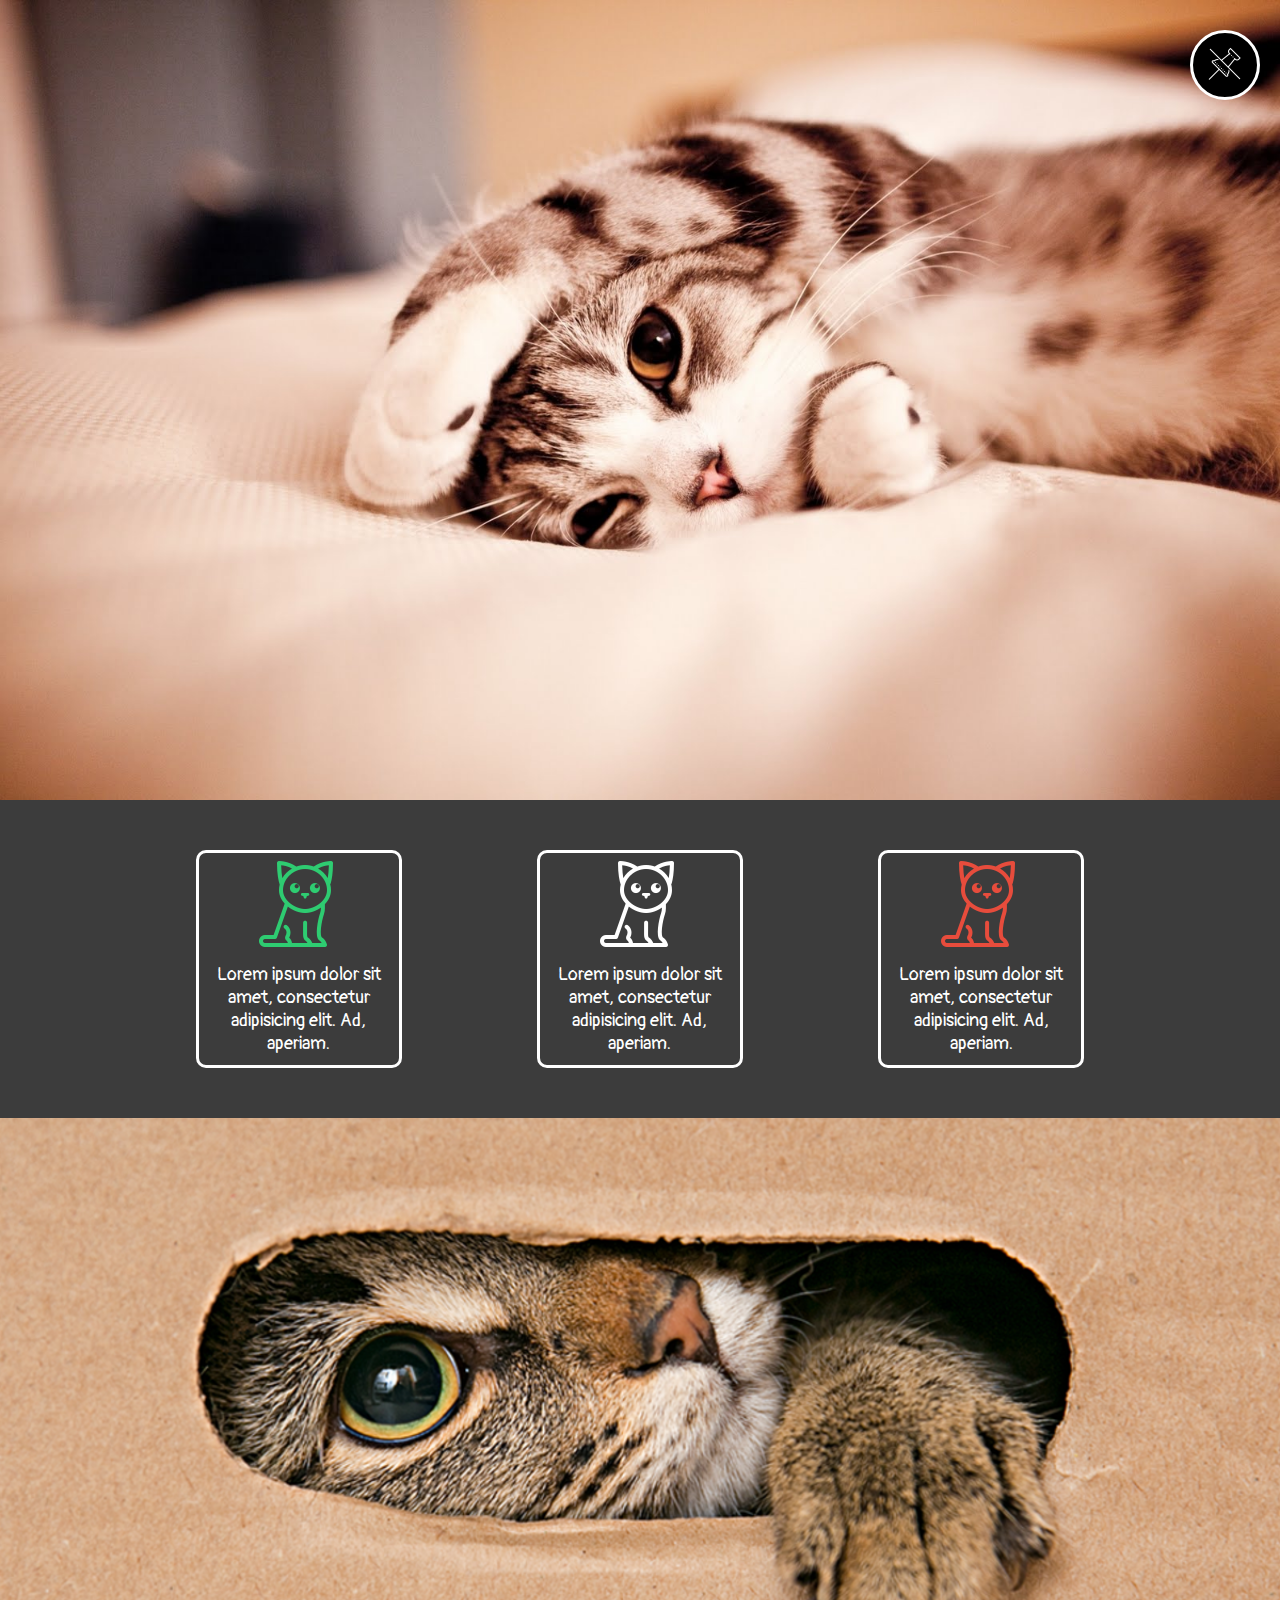
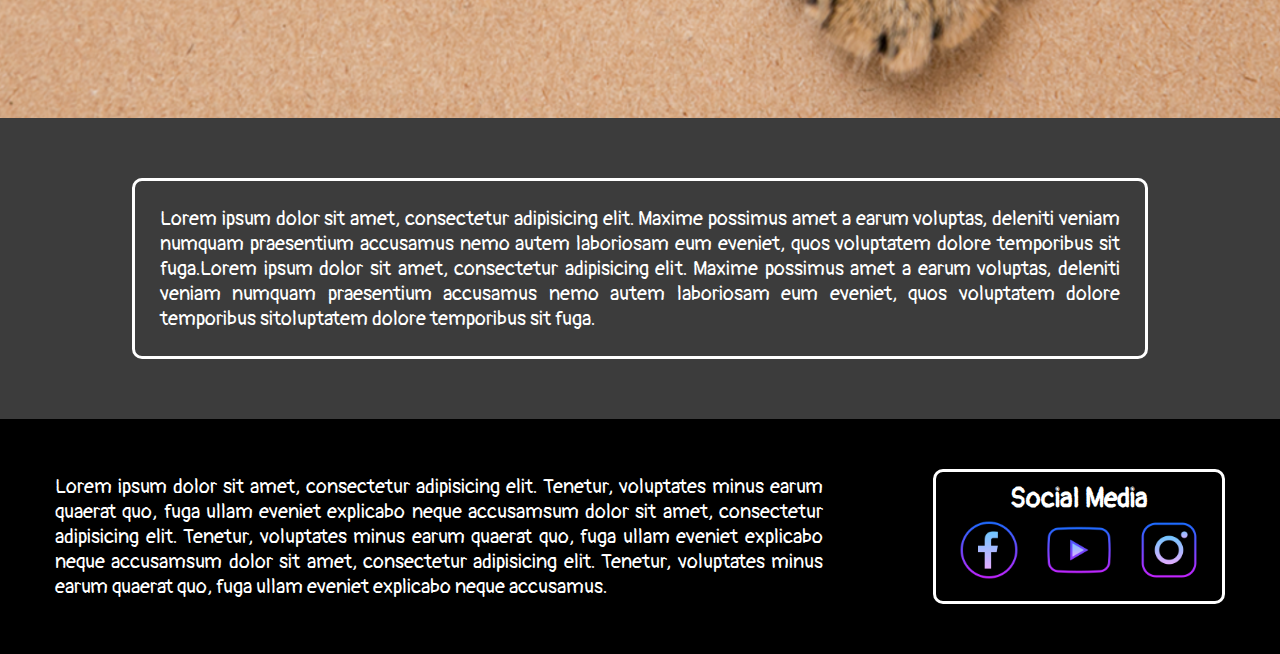
<file: index.html>
<!DOCTYPE html>
<html lang="en">
<head>
    <meta charset="UTF-8">
    <title>Gpptos.com</title>
    <link rel="stylesheet" href="./CSS/gatitos.css">
    
</head>
<body>
    <header>
       <button id="button-1" class="button-1"><img src="ICONS//menu-toggle.png" alt="toggle"></button>
       
        <nav id="menu">
            <ul class="menuList">
                <li> <a href="#">Gatos.com</a></li>
                <li> <img src="ICONS/home.png" alt="home"><a href="#">Principal</a></li>
                <li> <img src="ICONS/Contact.png" alt="contacto"><a href="#">Nosotros</a></li>
                <li> <img src="ICONS/Servicios.png" alt="sevicios"><a href="#">Servicios</a></li>
                <li> <img src="ICONS/galery.png" alt="galeria"><a href="#">Galeria</a></li>
               <li> <img src="ICONS/call-us.png" alt="Llama"><a href="#">Llama</a></li>
            </ul>
        </nav>
    </header>
    
    
    <section id="section-1" class="section-1">
       <article class="article-1">
            <div class="div-1">
                <img src="ICONS/cat-2.png" alt="cat-2">
                <p>Lorem ipsum dolor sit amet, consectetur adipisicing elit. Ad, aperiam.</p>
            </div>
            <div class="div-2">
                <img src="ICONS/cat-1.png" alt="cat-1">
                <p>Lorem ipsum dolor sit amet, consectetur adipisicing elit. Ad, aperiam.</p>
            </div>
            <div class="div-3">
                <img src="ICONS/cat-3.png" alt="cat-3">
                <p>Lorem ipsum dolor sit amet, consectetur adipisicing elit. Ad, aperiam.</p>
            </div>
       </article>
    </section>
    
    
    <section class="section-2">
           
    </section>
    
    
    <section class="section-3">
        <article class="article-3">
            Lorem ipsum dolor sit amet, consectetur adipisicing elit. Maxime possimus amet a earum voluptas, deleniti veniam numquam praesentium accusamus nemo autem laboriosam eum eveniet, quos voluptatem dolore temporibus sit fuga.Lorem ipsum dolor sit amet, consectetur adipisicing elit. Maxime possimus amet a earum voluptas, deleniti veniam numquam praesentium accusamus nemo autem laboriosam eum eveniet, quos voluptatem dolore temporibus sitoluptatem dolore temporibus sit fuga.
        </article>
    </section>
    
    <footer>
        <div class="info-footer">Lorem ipsum dolor sit amet, consectetur adipisicing elit. Tenetur, voluptates minus earum quaerat quo, fuga ullam eveniet explicabo neque accusamsum dolor sit amet, consectetur adipisicing elit. Tenetur, voluptates minus earum quaerat quo, fuga ullam eveniet explicabo neque accusamsum dolor sit amet, consectetur adipisicing elit. Tenetur, voluptates minus earum quaerat quo, fuga ullam eveniet explicabo neque accusamus.</div>
        <div class="social-media">
           <h2>Social Media</h2>
            <a href="#"><img src="ICONS/fb-3.png" alt="fb"></a>
            <a href="#"><img src="ICONS/yt-1.png" alt="yt"></a>
            <a href="#"><img src="ICONS/inst-1.png" alt="inst"></a>
        </div>
    </footer>
 
    <script src="JS/gatitos.js"></script>
	
</body>
</html>
</file>
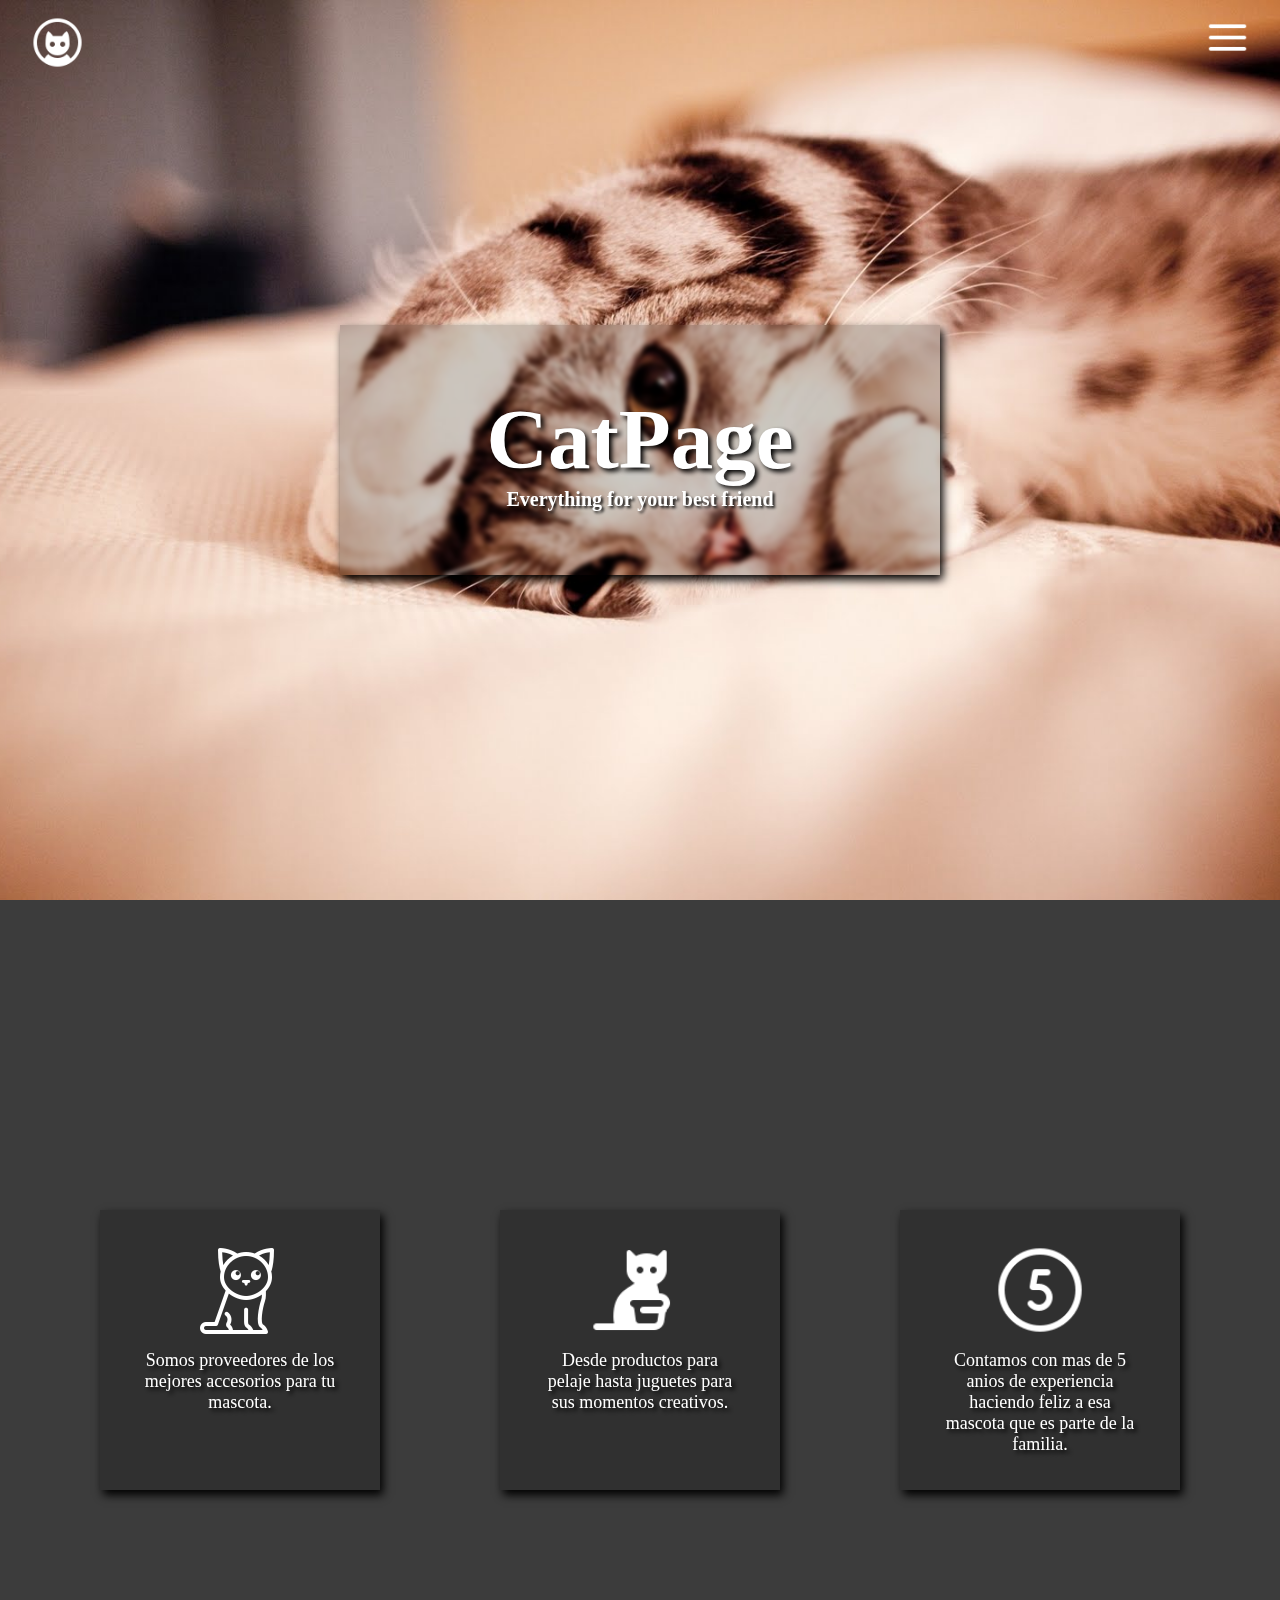
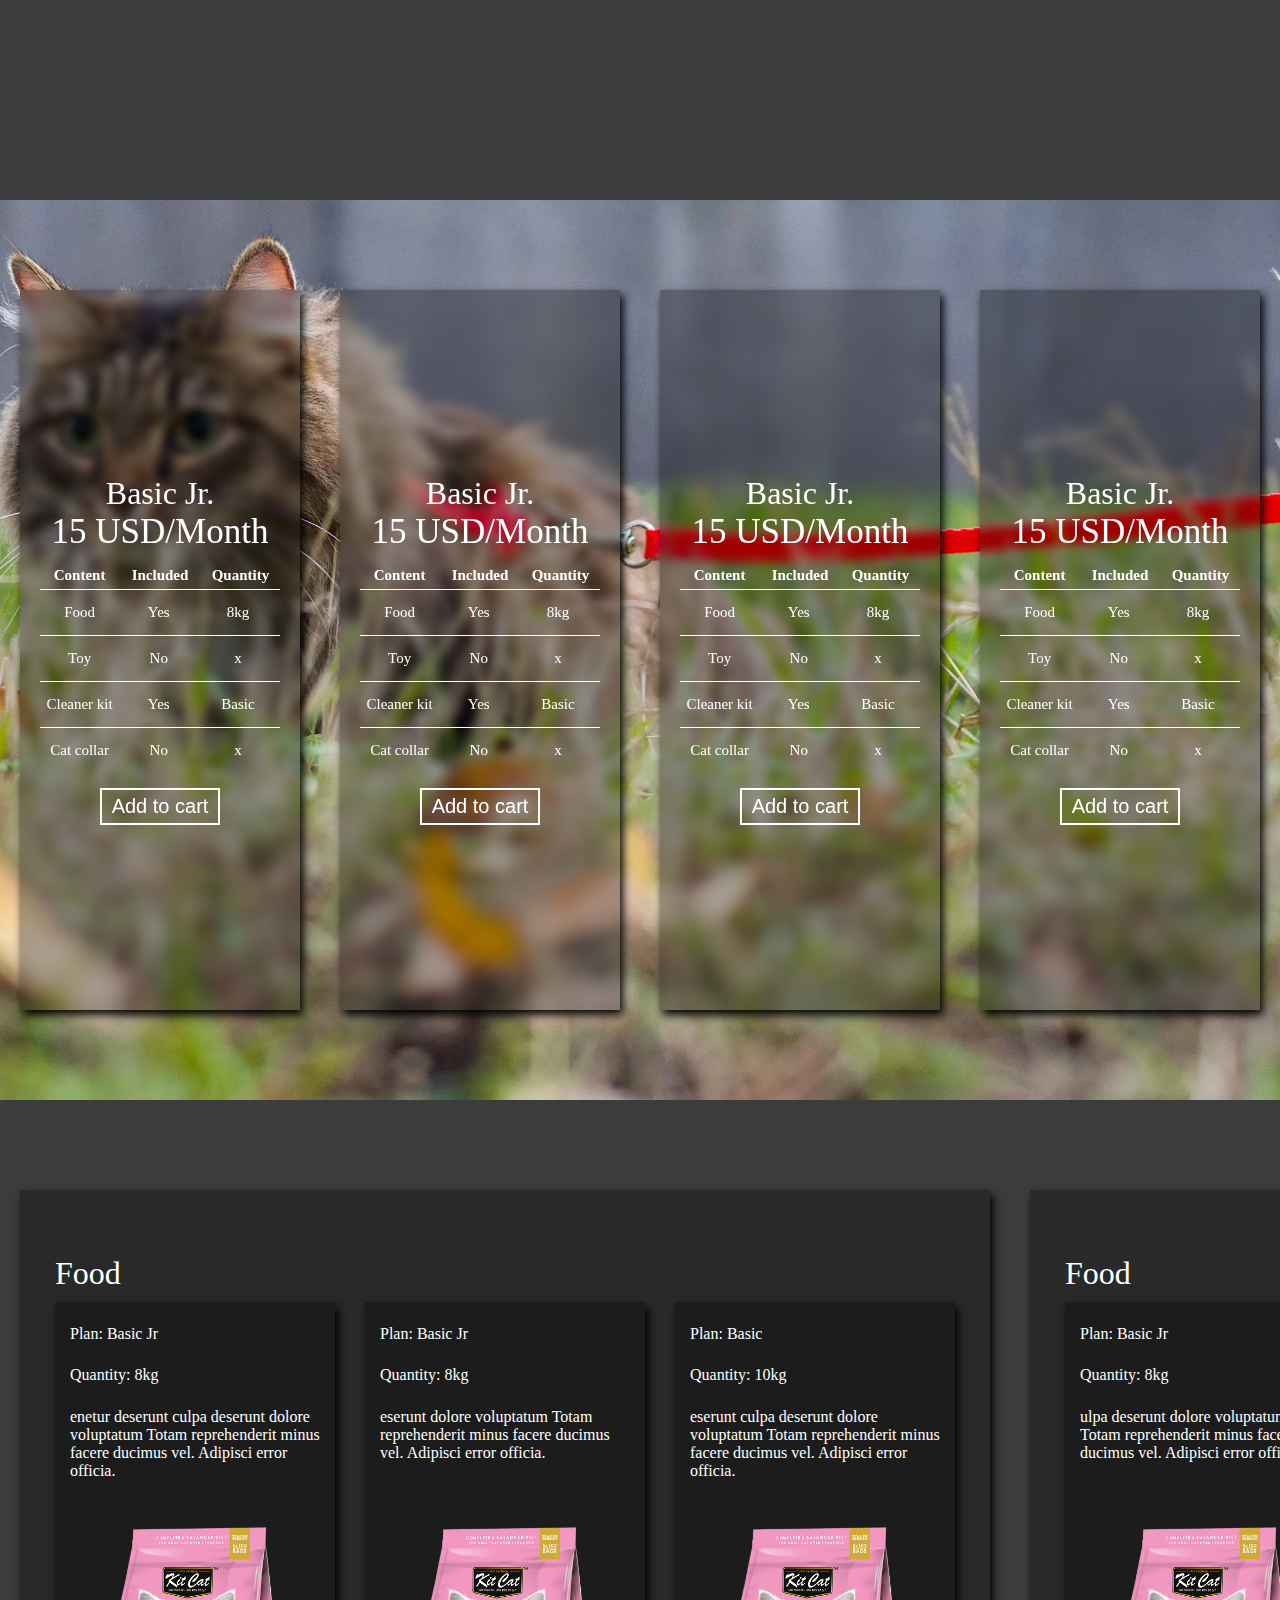
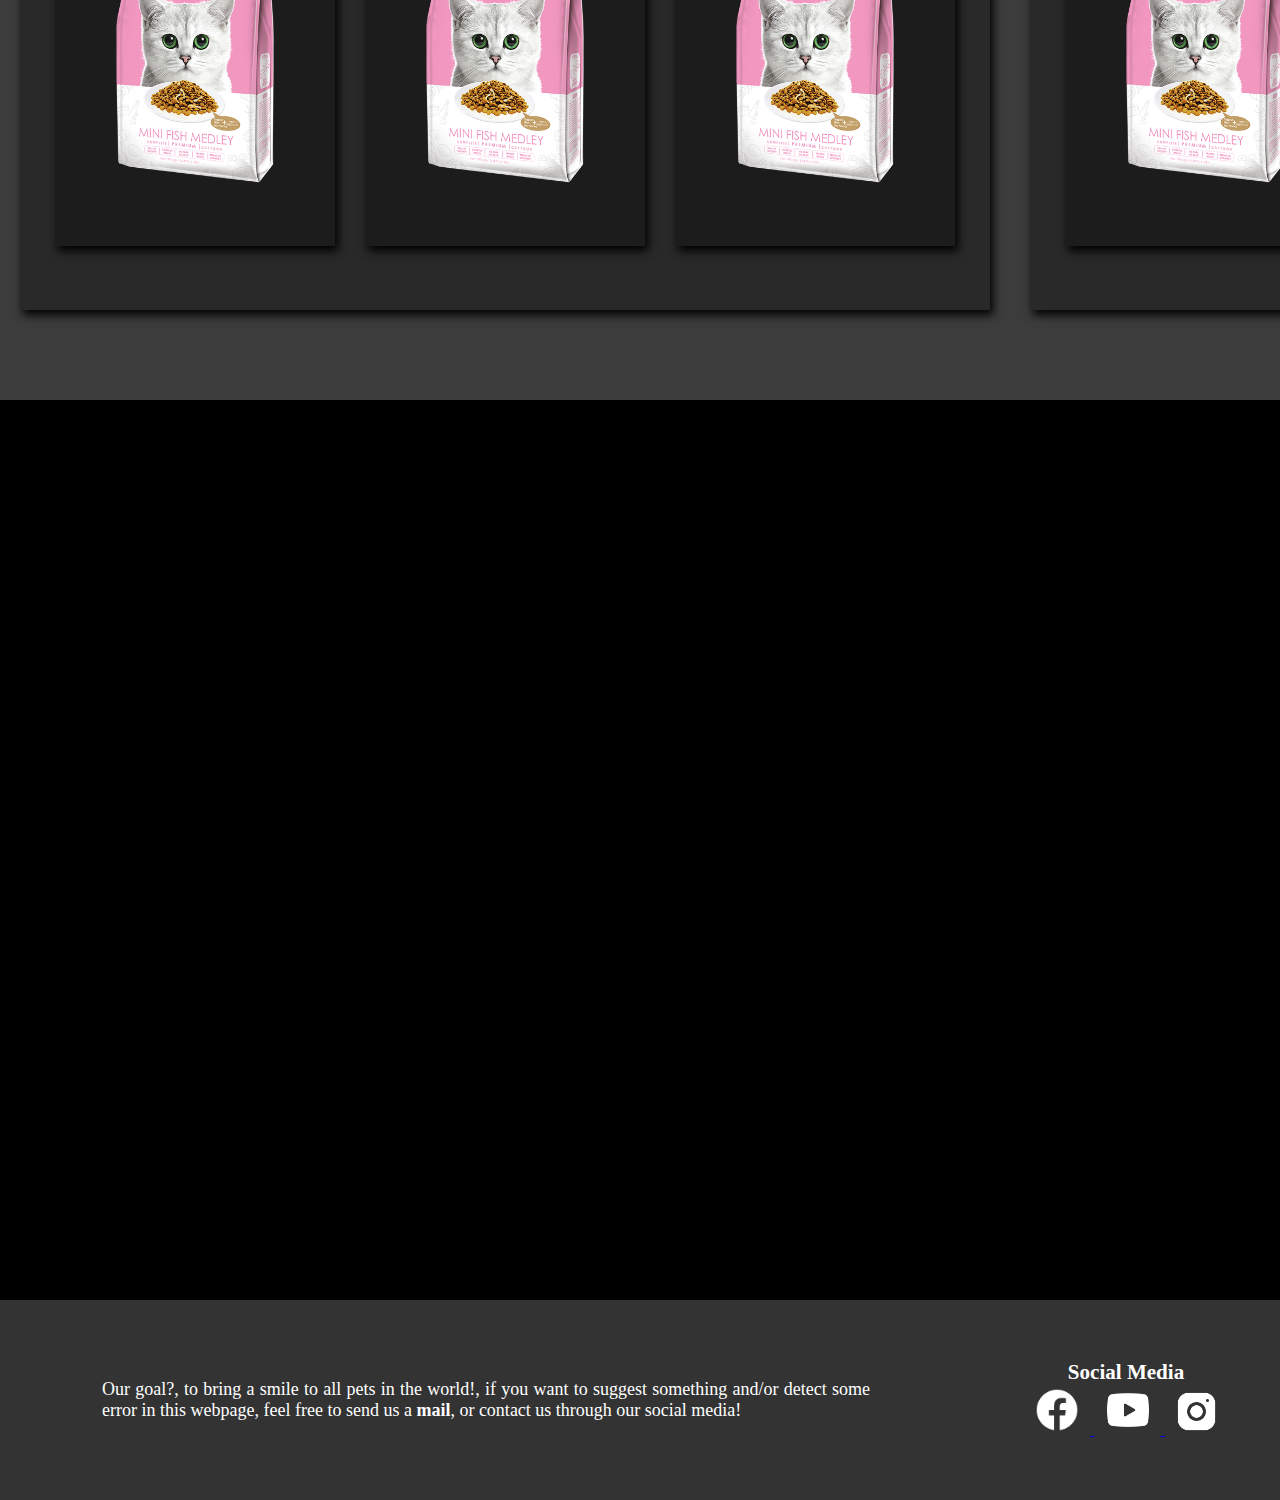
<file: src/views/index.html>
<!DOCTYPE html>
<html lang="en">
<head>
    <meta charset="UTF-8">
    <meta name="viewport" content="width=device-width, initial-scale=1.0">
    <title>CatsPage</title>
    <link rel="stylesheet" href="./css/index.css">
    <link rel="stylesheet" href="https://cowboycode.sfo3.digitaloceanspaces.com/vaqGrid/vaqGrid.min.css"></link>
</head>
<body>

    <header>
        <a class="favicon" href="#">
            <img src="./icons/favicon.png" alt="favicon">
        </a>

       <button id="btnToggleNav" class="btnToggleNav">
           <img id="btnToggleNavImg" src="./icons/menu-icon-white.png" alt="toggle">
       </button>
       
        <nav id="menu">
            <ul class="menuList">
                <li>
                    <a href="#" class="nonSelect">
                    </a>
                </li>
                <li>
                    <a href="#">
                        <span id="navHome">Home</span>
                    </a>
                </li>
                <li>
                    <a href="#aboutSection">
                        <span id="navAbout">About</span>
                    </a>
                </li>
                <li>
                    <a href="#servicesSection">
                        <span id="navServices">Services</span>
                    </a>
                </li>
                <li>
                    <a href="#productsSection">
                        <span id="navProducts">Products</span>
                    </a>
                </li>
               <li>
                    <a href="#clientsSection">
                        <span id="navClients">Clients</span>
                    </a>
               </li>
               <li>
                    <a href="#" class="nonSelect">
                    </a>
               </li>
               <li>
                    <a href="#" class="nonSelect">
                    </a>
               </li>
               <li>
                    <a href="#" class="nonSelect">
                    </a>
               </li>
               <li>
                    <a href="#" class="nonSelect">
                    </a>
               </li>
            </ul>
        </nav>

       <div class="mainTitleContainer">
           <h1>CatPage</h1>
           <h2>Everything for your best friend</h2>
       </div>
    </header>

    <section id="aboutSection" class="aboutSection">
       <div class="aboutContainer">
            <div class="div-1">
                <img src="./icons/cat-1.png" alt="cat-2">
                <p>Somos proveedores de los mejores accesorios para tu mascota. </p>
            </div>
            <div class="div-2">
                <img src="./icons/play-cat-icon.png" alt="cat-1">
                <p>Desde productos para pelaje hasta juguetes para sus momentos creativos.</p>
            </div>
            <div class="div-3">
                <img src="./icons/plus-five-icon.png" alt="cat-3">
                <p>Contamos con mas de 5 anios de experiencia haciendo feliz a esa mascota que es parte de la familia.</p>
            </div>
       </div>
    </section>
    
    <section id="servicesSection" class="servicesSection">
        <div id="servicesContainer" class="servicesContainer">
            <!--auto-generated-->
        </div>
    </section>
    
    <section id="productsSection" class="productsSection">
        <div id="productsContainer" class="productsContainer">
            <!--auto-generated-->
        </div>
    </section>

    <section id="clientsSection" class="clientsSection">
        <section id="galeryTarget" class="clientsSection">
            <!--To append the galery we need to define the container id as galeryTarget-->
            <!--auto-generated-->
        </section>
    </section>

    
    <footer>
        <div class="info-footer">
            Our goal?, to bring a smile to all pets in the world!, if you want to suggest something and/or detect some error in this webpage, feel free to send us a <b>mail</b>, or contact us through our social media!
        </div>
        <div class="social-media">
           <h3>Social Media</h3>
            <a href="#">
                <img src="./icons/fb-5.png" alt="fb">
            </a>
            <a href="#">
                <img src="./icons/yt-5.png" alt="yt">
            </a>
            <a href="#">
                <img src="./icons/instagram-icon.png" alt="inst">
            </a>
        </div>
    </footer>
 
    <script src="./js/nav.js"></script>
    <script src="./js/scrollDown.js"></script>
    <script src="./js/data.js"></script>
    <script src="./js/template.js"></script>

    <script src="./js/vaqGridConfig.js"></script>
    <script src="https://cowboycode.sfo3.digitaloceanspaces.com/vaqGrid/vaqGrid.min.js"></script>
    
</body>
</html>
</file>
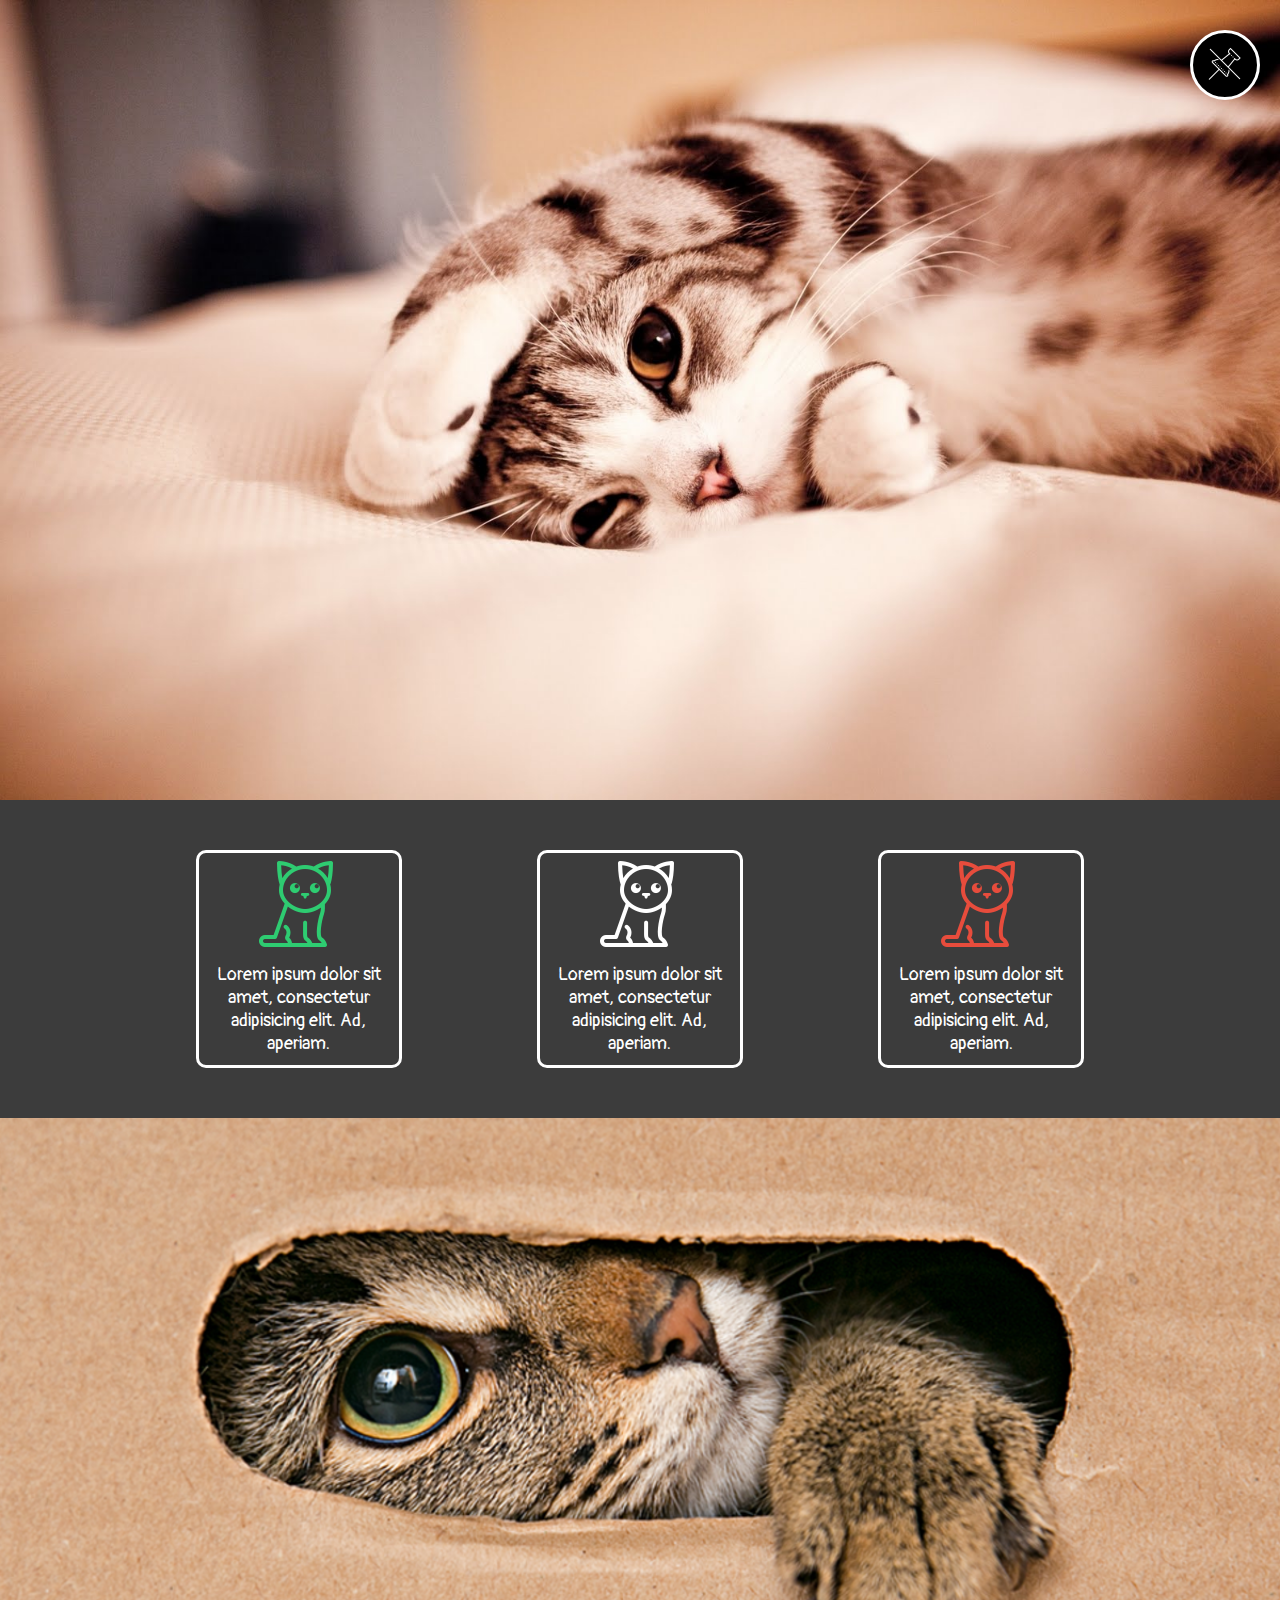
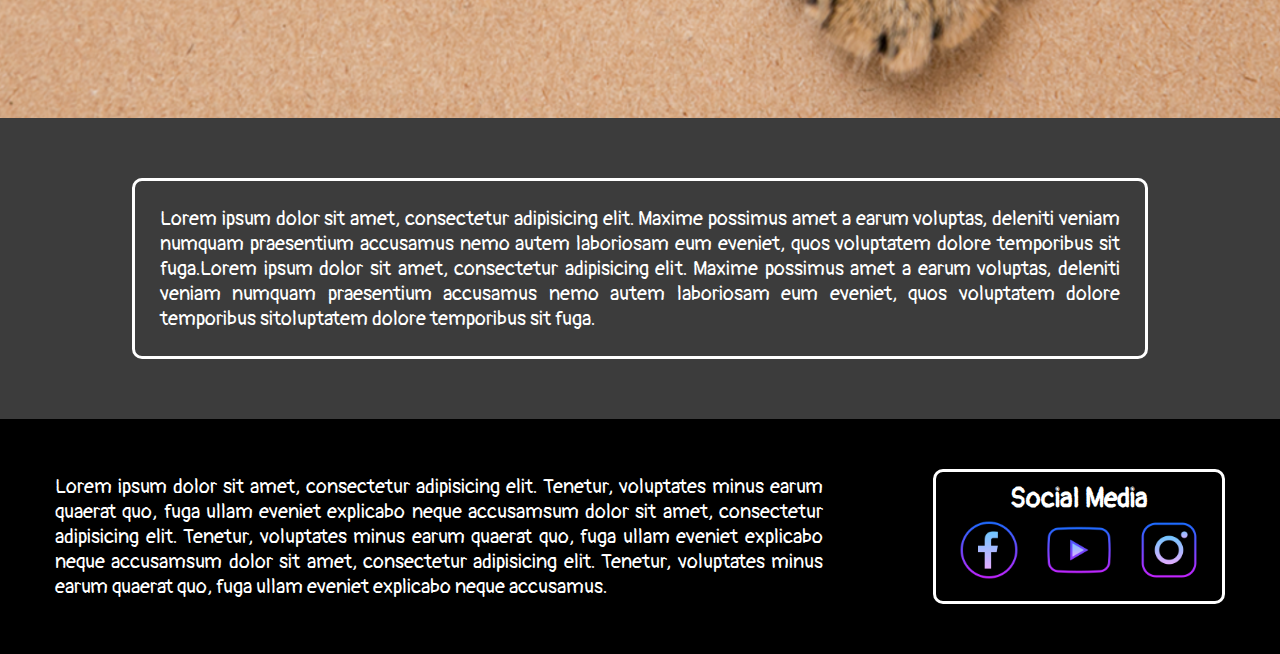
<file: gatitos.html>
<!DOCTYPE html>
<html lang="en">
<head>
    <meta charset="UTF-8">
    <title>Gatos.com</title>
    <link rel="stylesheet" href="CSS/gatitos.css">
    
</head>
<body>
    <header>
       <button id="button-1" class="button-1"><img src="ICONS//menu-toggle.png" alt="toggle"></button>
       
        <nav id="menu">
            <ul class="menuList">
                <li> <a href="#">Gatos.com</a></li>
                <li> <img src="ICONS/home.png" alt="home"><a href="#">Principal</a></li>
                <li> <img src="ICONS/Contact.png" alt="contacto"><a href="#">Nosotros</a></li>
                <li> <img src="ICONS/Servicios.png" alt="sevicios"><a href="#">Servicios</a></li>
                <li> <img src="ICONS/galery.png" alt="galeria"><a href="#">Galeria</a></li>
               <li> <img src="ICONS/call-us.png" alt="Llama"><a href="#">Llama</a></li>
            </ul>
        </nav>
    </header>
    
    
    <section id="section-1" class="section-1">
       <article class="article-1">
            <div class="div-1">
                <img src="ICONS/cat-2.png" alt="cat-2">
                <p>Lorem ipsum dolor sit amet, consectetur adipisicing elit. Ad, aperiam.</p>
            </div>
            <div class="div-2">
                <img src="ICONS/cat-1.png" alt="cat-1">
                <p>Lorem ipsum dolor sit amet, consectetur adipisicing elit. Ad, aperiam.</p>
            </div>
            <div class="div-3">
                <img src="ICONS/cat-3.png" alt="cat-3">
                <p>Lorem ipsum dolor sit amet, consectetur adipisicing elit. Ad, aperiam.</p>
            </div>
       </article>
    </section>
    
    
    <section class="section-2">
           
    </section>
    
    
    <section class="section-3">
        <article class="article-3">
            Lorem ipsum dolor sit amet, consectetur adipisicing elit. Maxime possimus amet a earum voluptas, deleniti veniam numquam praesentium accusamus nemo autem laboriosam eum eveniet, quos voluptatem dolore temporibus sit fuga.Lorem ipsum dolor sit amet, consectetur adipisicing elit. Maxime possimus amet a earum voluptas, deleniti veniam numquam praesentium accusamus nemo autem laboriosam eum eveniet, quos voluptatem dolore temporibus sitoluptatem dolore temporibus sit fuga.
        </article>
    </section>
    
    <footer>
        <div class="info-footer">Lorem ipsum dolor sit amet, consectetur adipisicing elit. Tenetur, voluptates minus earum quaerat quo, fuga ullam eveniet explicabo neque accusamsum dolor sit amet, consectetur adipisicing elit. Tenetur, voluptates minus earum quaerat quo, fuga ullam eveniet explicabo neque accusamsum dolor sit amet, consectetur adipisicing elit. Tenetur, voluptates minus earum quaerat quo, fuga ullam eveniet explicabo neque accusamus.</div>
        <div class="social-media">
           <h2>Social Media</h2>
            <a href="#"><img src="ICONS/fb-3.png" alt="fb"></a>
            <a href="#"><img src="ICONS/yt-1.png" alt="yt"></a>
            <a href="#"><img src="ICONS/inst-1.png" alt="inst"></a>
        </div>
    </footer>
    
    <script src="JS/gatitos.js"></script>
</body>
</html>
</file>
<file: CSS/gatitos.css>
@import url('https://fonts.googleapis.com/css2?family=Pangolin&display=swap');/*font-family: 'Pangolin', cursive;*/
*{
    margin:0;
    padding:0;
}
header{
    height: 800px;
    width: 100%;
    background-image: url('../IMAGES/header-bg.jpg');
    background-size:cover;
    background-position: center;
    
}
nav{
    padding-left:100px;
    background:#000;
    clip-path: polygon(0 0, 0 100%, 23% 0);    
    height: 600px;
    width: 1500px;
    margin-left:-390px;
    transition: .5s cubic-bezier(0.68, -0.55, 0.265, 1.55);
    position: fixed;
    
}

.button-1{
    position: fixed;
    height: 70px;
    width: 70px;
    border-radius: 50%;
    background: #000;
    border:3px solid #fff;
    right:20px;
    top:30px;
    transition: transform .4s;
}

.button-1:active{
    transform:scale(.8);
}

.button-1:focus{
    outline: none;
}


.button-1 img{
    height: 40px;
    width: 40px;
}
.menuList{
    padding-top:20px;
    margin-left:-60px;
    height: 400px;
    width: 100px;
    display: flex;
    flex-direction:column;
    justify-content: space-between;
        
}
.menuList li{
   
   height: 55px;
    width: 100%;
    display: flex;
    flex-direction: column;
    text-align: center;
    transition: color .4s, transform .4s;
}

.menuList li:hover{
    color:springgreen;
    transform:scale(1.2);
}

.menuList li img{
    height: 25px;
    width: 25px;
    margin-left:35%;
}

.menuList li a{
    text-decoration: none;
    font-size:18px;
    font-family: 'Pangolin', cursive;
    color:#fff;
    transition: color .4s;
}

.menuList li a:hover{
    color:springgreen;
   
}

.menuList li a:nth-child(1){
   font-size:35px;
    margin-left:10px;
}
.section-1{
    width: 100%;
    height: auto;
    background: #3c3c3c;
    display: flex;
    justify-content: center;
    align-items: center;
    
}
.article-1{
    height: auto;
    width: 80%;
   
    display: flex;
    justify-content: space-around;
    flex-wrap: wrap;
}

.article-1 div{
  
    width: 200px;
    height: auto;
    margin:50px;
    display: flex;
    flex-direction: column;
    justify-content: center;
    align-items: center;
    border-radius:10px;
    border:3px solid #fff;
}

.article-1 div img{
    height: 100px;
    width: 100px;
}
.article-1 div p{
    text-align:center;
    font-size:18px;
    padding:10px;
    color:#fff;
    font-family: 'Pangolin', cursive;
}

.section-2{
    height: 600px;
    width: 100%;
    background-image: url('../IMAGES/section-2-bg.png');
    background-position: center;
    background-size: cover;
}

.section-3{
     background: #3c3c3c;
    display: flex;
    justify-content: center;
    align-items: center;
    height: auto;
    width: 100%;
    
}

.article-3{
    width:75%;
    height: auto;
    color: #fff;
    margin:60px 0px 60px 0px;
    font-size: 20px;
    font-family: 'Pangolin', cursive;
    text-align: justify;
    padding:25px;
    border-radius:10px;
    border:3px solid #fff;
    
}

footer{
    height: auto;
    width: 100%;
    background: #000;
    color: #fff;
    font-family: 'Pangolin', cursive;
    display: flex;
    
    flex-wrap:wrap;
    justify-content: space-around;
    align-items: center;
}

.info-footer{
    
    width: 60%;
    height: auto;
    margin:50px 0px 50px 0px;
    font-size:20px;
    text-align: justify;
}

.social-media{
 
    width: auto;
    height: auto;
    margin:50px 0px 50px 0px;
    font-size:18px;
   
    border-radius:10px;
    border:3px solid #fff;
    padding:10px;
}

.social-media h2{
    
    text-align: center;
    
}

.social-media img{
    height: 70px;
    width: 70px;
    margin:0px 8px 0px 8px;
}
</file>
<file: src/views/css/index.css>
/*global*/
*{
    margin:0;
    padding:0;
    scroll-behavior:smooth;/*for scrolls in navigation*/
}

.btnAdd{
    width:auto;
    height:auto;
    padding:5px 10px;
    background:none;
    border:none;
    outline:none;
    color:#fff;
    font-size:20px;
    border:2px solid #fff;
    transition:all 0.3s;
}.btnAdd:hover{
    cursor:pointer;
    color:#3c3c3c;
    box-shadow: inset 6.5em 0 0 0 #fff;
}


/*header*/
header{
    height: 100vh;
    width: 100%;
    background-image: url('../images/header-bg.jpg');
    background-size:cover;
    background-position: top;
    display:flex;
    align-items:center;
    justify-content:center;
}
.favicon{
    position: absolute;
    height: 55px;
    width: 55px;
    left:30px;
    top:15px;
    z-index:1;
}.favicon img{
    height:100%;
    width:100%;
}

nav{
    position: fixed;
    right:0;
    top:0px;
    background:#000;
    clip-path: polygon(0 0, 100% 0, 100% 100%, 100% 100%);
    height: 100vh;
    width: 500px;
    margin-right:-500px;
    transition:all .5s;
    z-index:2;
}
@media only screen and (max-width:500px){
    nav{
        width: 100%;
    }
}

/*nav button*/
.btnToggleNav{
    position: fixed;
    height: auto;
    width: auto;
    right:30px;
    top:15px;
    transition: transform .4s;
    z-index:3;
    background:none;
    border:none;
}

.btnToggleNav:active{
    transform:scale(.8);
}

.btnToggleNav:hover{
    cursor:pointer;
}

.btnToggleNav:focus{
    outline: none;
}


.btnToggleNav img{
    height: 45px;
    width: 45px;
}

/*menuList*/
.menuList{
    height: 100vh;
    width: 100%;
    display: flex;
    flex-direction:column;
    position:absolute;
}

.menuList li{
    height: 10%;
    width: 100%;
}

.menuList li:nth-child(1) a,
.menuList li:nth-child(7) a,
.menuList li:nth-child(8) a,
.menuList li:nth-child(9) a,
.menuList li:nth-child(10) a{
    user-select:none;
}

.menuList li:nth-child(1) a:hover,
.menuList li:nth-child(7) a:hover,
.menuList li:nth-child(8) a:hover,
.menuList li:nth-child(9) a:hover,
.menuList li:nth-child(10) a:hover{
    cursor:initial;
}

.menuList li a{
    font-family: "ubuntu";
    text-decoration:none;
    width:100%;
    box-sizing:border-box;
    height:100%;
    display: flex;
    align-items:flex-end;
    justify-content:flex-end;
    color:gray;
    transition:all 0.7s;
}

.menuList li a span{
    display:inline-block;
    width:100px;
    text-align:start;
    font-size:22px;
}

.menuList li a:hover{
    color:#fff;
}

/*mainTitleContainer*/
.mainTitleContainer{
    height:250px;
    width:80%;
    max-width:600px;
    min-width:250px;
    background:rgba(0,0,0,0.2);
    box-shadow: 3px 5px 9px black;/*Y 5px X 10px Z 5px black*/
    backdrop-filter:blur(2px);
    display:flex;
    flex-direction:column;
    justify-content:center;
    align-items:center;
    padding:0px 25px;
    box-sizing:border-box;
}.mainTitleContainer h1{
    font-size:85px;
    color:#fff;
    font-family:"ubuntu";
    text-shadow: 3px 3px 5px black;/*Y 5px X 10px Z 5px black*/
}.mainTitleContainer h2{
    font-size:20px;
    color:#fff;
    font-family:"ubuntu";
    text-shadow: 2px 2px 3px black;/*Y 5px X 10px Z 5px black*/
    text-align:center;
}

@media only screen and (max-width:500px){
    /*mainTitleContainer*/
    .mainTitleContainer h1{
        font-size:55px;
        color:#fff;
        font-family:"ubuntu";
        text-shadow: 3px 5px 7px black;/*Y 5px X 10px Z 5px black*/
    }.mainTitleContainer h2{
        font-size:17px;
        color:#fff;
        font-family:"ubuntu";
        text-shadow: 3px 3px 4px black;/*Y 5px X 10px Z 5px black*/
    }
}


/*1000 - ~*/
/*section 1*/
.aboutSection{
    width: 100%;
    height: 100vh;
    background: #3c3c3c;
    display: flex;
    justify-content: center;
    align-items: center;
}.aboutContainer{
    height: auto;
    width: 100%;
    max-width:1200px;
    display: flex;
    justify-content: space-around;
    /*outline:solid blue;*/
}.aboutContainer div{
    width: 280px;
    height: 280px;
    display: flex;
    flex-direction: column;
    justify-content: center;
    align-items: center;
    background:rgba(0,0,0,0.2);
    box-shadow: 3px 5px 9px black;/*Y 5px X 10px Z 5px black*/
    backdrop-filter:blur(2px);
}.aboutContainer div img{
    height: 100px;
    width: 100px;
}.aboutContainer div p{
    height:100px;
    width:70%;
    text-align:center;
    font-size:18px;
    padding:10px;
    color:#fff;
    font-family:"ubuntu";
    text-shadow: 3px 3px 4px black;/*Y 5px X 10px Z 5px black*/
}

/*551 - 1000*/
@media only screen and (max-width:1000px){
    .aboutContainer{
        height: auto;
        width: 100%;
        display: flex;
        flex-direction:column;
        justify-content: space-around;
        align-items:center;
    }.aboutContainer div{
        width: 70%;
        height: 20vh;
        display: flex;
        flex-direction:row;
        justify-content: center;
        align-items: center;
        margin:15px 0px;
    }.aboutContainer div img{
        width:20%;
        height:90%;
        font-size:15px;
        margin:0px;
        padding:0px;
        text-align:start;
        /*outline:solid yellow;*/
        margin-left:15px;
        box-sizing:border-box;
        padding:10px 0px;
        object-fit:contain;
    }.aboutContainer div p{
        width:60%;
        max-width:300px;
        height:90%;
        font-size:18px;
        margin:0px;
        padding:0px;
        /*outline:solid yellow;*/
        margin-left:15px;
        box-sizing:border-box;
        padding:10px 0px;
        text-align:start;
        display:flex;
        justify-content:flex-start;
        align-items:center;
    }
}

/*mobile*/
@media only screen and (max-width:500px){
    .aboutContainer div{
        width: 90%;
    }.aboutContainer div p{
        font-size:15px;
    }
}

.servicesSection{
    height: 100vh;
    width: 100%;
    background-image: url('../images/section-2-bg.webp');
    background-position: center;
    background-size: cover;
    display:flex;
    justify-content:center;
}.servicesContainer{
    height: 100vh;
    width: auto;
    display: flex;
    align-items:center;
    /*outline:solid blue;*/
    overflow-x:auto;
}.servicesContainer .card{
    width: 280px;
    min-width:280px;
    height: 80%;
    margin:0px 20px;
    min-height:400px;
    display: flex;
    flex-direction: column;
    justify-content: center;
    align-items: center;
    background:rgba(0,0,0,0.3);
    box-shadow: 3px 5px 9px black;/*Y 5px X 10px Z 5px black*/
    backdrop-filter:blur(5px);
    color:#fff;
    font-family:"ubuntu";
    padding:15px 20px;
    box-sizing:border-box;
}.servicesContainer .card .txtTitle{
    font-size:32px;
}.servicesContainer .card .txtPrice{
    font-size:35px;
}.servicesContainer .card .serviceListHeader{
    /*outline:solid red;*/
    height:auto;
    width:100%;
    display:flex;
    justify-content:space-between;
    margin-top:15px;
    
}.servicesContainer .card .serviceListHeader span{
    width:33%;
    font-size:15px;
    font-weight:bold;
    text-align:center;

}.servicesContainer .card .serviceList{
    /*outline:solid white;*/
    height:auto;
    width:100%;
    list-style:none;
    margin:5px 0px 15px 0px;
}.servicesContainer .card .serviceList li{
    height:45px;
    width:100%;
   /* outline:solid purple;*/
    border-top:1px solid #fff;
    display:flex;
}.servicesContainer .card .serviceList li div{
    display:flex;
    align-items:center;
    justify-content:center;
    width:33%;
}.servicesContainer .card .serviceList li div span{
    display:inline-block;
    width:100%;
    font-size:15px;
    text-align:center;
}

@media only screen and (max-width:500px){
    .servicesContainer .card{
        width:100vw;
    }
}


.productsSection{
    background: #3c3c3c;
    display: flex;
    justify-content: center;
    align-items: center;
    height: 100vh;
    width: 100%;
}.productsContainer{
    height: 100vh;
    width: auto;
    display: flex;
    align-items:center;
    /*outline:solid blue;*/
    overflow-x:auto;
    box-sizing:border-box;
}.productsContainer .card{
    width: auto;
    height: 80%;
    margin:0px 20px;
    min-height:400px;
    display: flex;
    flex-direction:column;
    justify-content: center;
    align-items: center;

    background:rgba(0,0,0,0.3);
    box-shadow: 3px 5px 9px black;/*Y 5px X 10px Z 5px black*/
    /*backdrop-filter:blur(5px);*/
    color:#fff;
    font-family:"ubuntu";
    padding:20px;
    box-sizing:border-box;
}.productsContainer .txtTitle{
    font-size:32px;
    width:calc(100% - 30px);
}.productsList{/*ul*/
    display:flex;
    margin-top:10px;
    height:80%;
}.productsList li{
    background:rgba(0,0,0,0.3);
    box-shadow: 3px 5px 9px black;/*Y 5px X 10px Z 5px black*/
    width:280px;

    list-style:none;
    margin:0px 15px;
    padding:15px;
    box-sizing:border-box;
}.productsList li div{
    height:auto;
    width:100%;
    padding:8px 0px;
}.productsList li div:nth-child(1),.productsList li div:nth-child(2){/*plan and quantity fields*/
    height:5%;
}.productsList li div:nth-child(3){/*description field*/
    height:20%;
}.productsList li div:nth-child(4){
    height:50%;
    overflow:hidden;
    display:flex;
    justify-content:center;
    align-items:flex-end;
}.productsList li div img{/*image field*/
    height:100%;
    width:auto;
}

@media only screen and (max-width:500px){
    .productsList li div img{
        height:150px;
        width:auto;
    }
}

.clientsSection{
    background: black;
    display: flex;
    flex-direction:column;
    justify-content: center;
    align-items: center;
    height: 100vh;
    width: 100%;
    box-sizing:border-box;
}  

footer{
    height: auto;
    min-height:200px;
    width: 100%;
    background: rgba(0,0,0,0.8);
    color: #fff;
    font-family: 'Pangolin', cursive;
    display: flex;
    flex-wrap:wrap;
    justify-content: space-around;
    align-items: center;
    padding:0px 30px;
}

.info-footer{
    width: 60%;
    min-width:250px;
    height: auto;
    margin:50px 0px 50px 0px;
    font-size:18px;
    text-align: justify;
    font-family:"ubuntu";
}

.social-media{
    width: auto;
    height: auto;
    font-size:18px;
    border-radius:10px;
    padding:10px;
}

.social-media h3{
    text-align: center;
    font-family:"ubuntu";
}

.social-media img{
    height: 50px;
    width: 50px;
    margin:0px 8px 0px 8px;
}
.social-media a:nth-child(4) img{
    height: 47px;
    width: 47px;
    margin:0px 8px 0px 8px;
}
</file>
